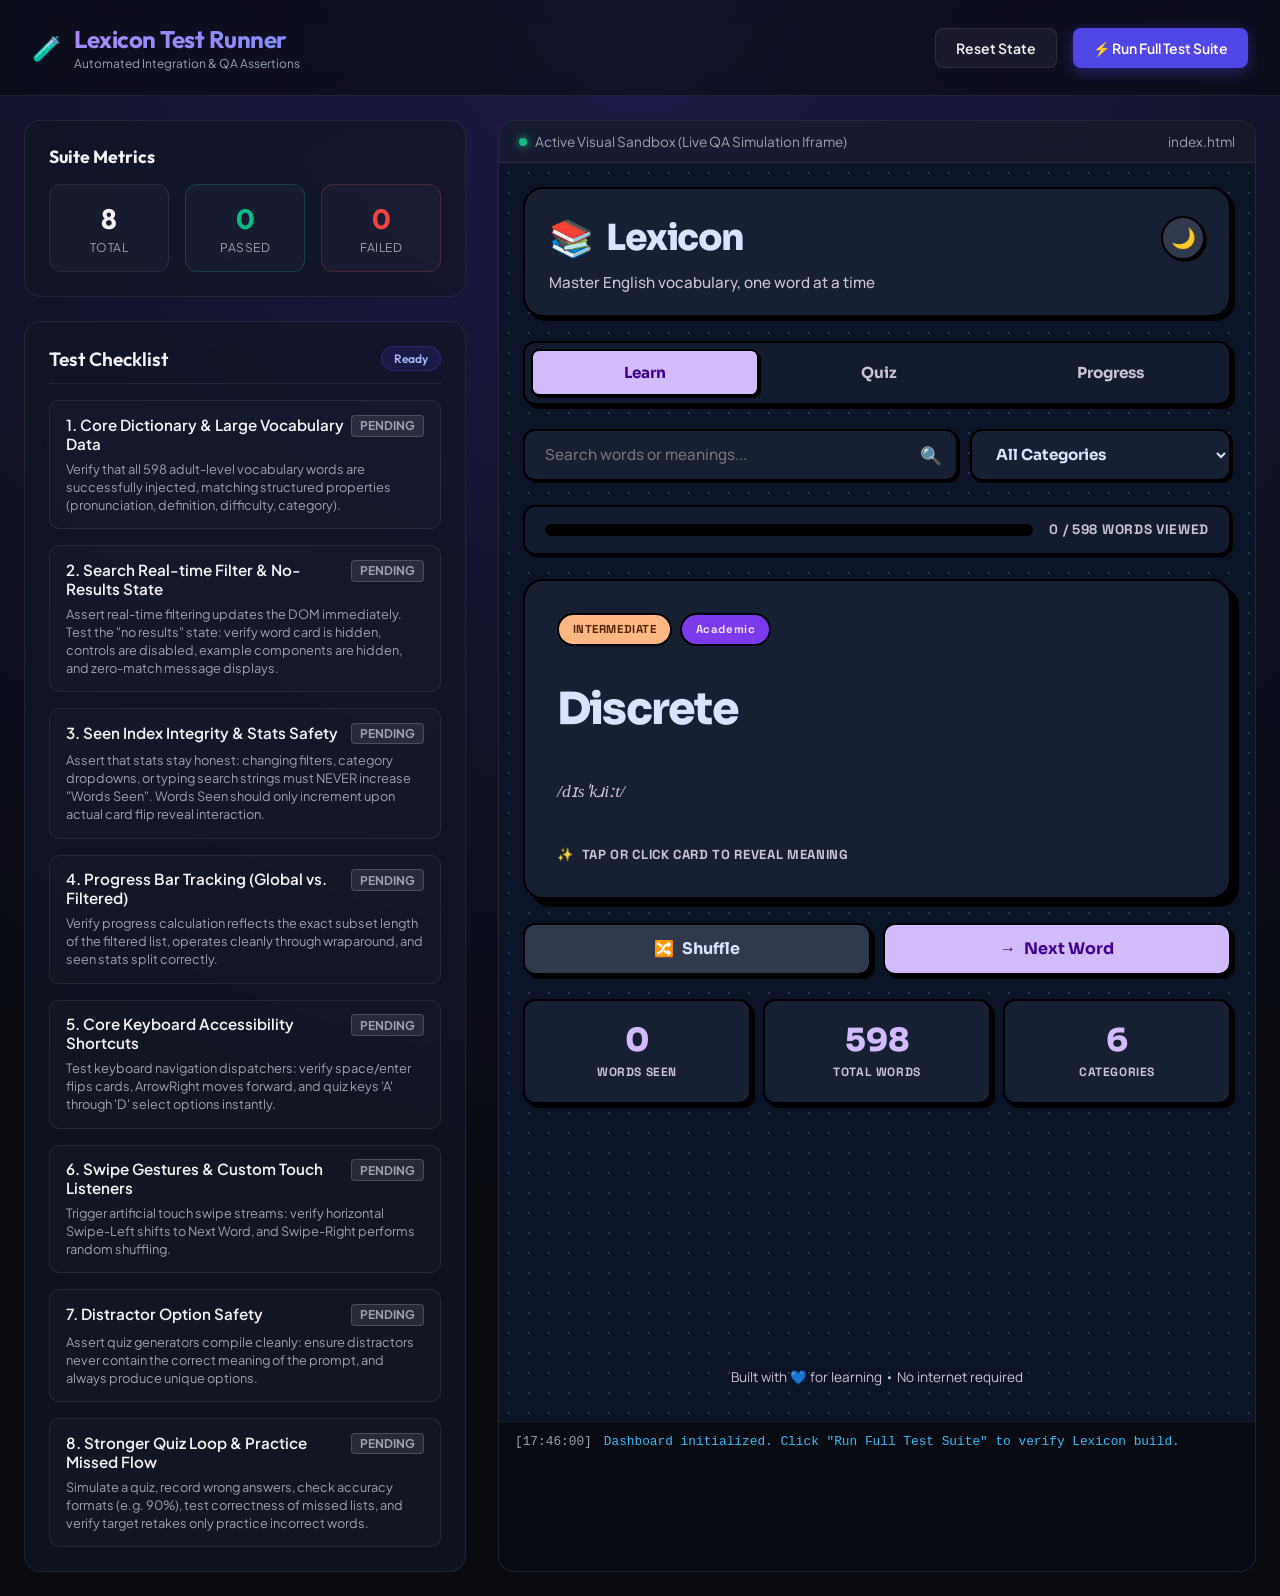
<file: test-suite.html>
<!DOCTYPE html>
<html lang="en">
<head>
  <meta charset="UTF-8">
  <meta name="viewport" content="width=device-width, initial-scale=1.0">
  <title>Lexicon Test Suite & QA Dashboard</title>
  <link href="https://fonts.googleapis.com/css2?family=Outfit:wght@300;400;600;700&family=Plus+Jakarta+Sans:wght@300;400;500;600&display=swap" rel="stylesheet">
  <style>
    :root {
      --bg-dark: #090b11;
      --bg-card: rgba(17, 22, 37, 0.7);
      --border-color: rgba(255, 255, 255, 0.08);
      --primary: #4f46e5;
      --primary-glow: rgba(79, 70, 229, 0.4);
      --success: #10b981;
      --success-glow: rgba(16, 185, 129, 0.25);
      --danger: #ef4444;
      --danger-glow: rgba(239, 68, 68, 0.25);
      --text: #f3f4f6;
      --text-muted: #9ca3af;
    }

    * {
      box-sizing: border-box;
      margin: 0;
      padding: 0;
    }

    body {
      font-family: 'Plus Jakarta Sans', sans-serif;
      background: radial-gradient(circle at 50% 0%, #1e1b4b 0%, var(--bg-dark) 70%);
      color: var(--text);
      min-height: 100vh;
      display: flex;
      flex-direction: column;
      overflow-x: hidden;
    }

    header {
      background: rgba(9, 11, 17, 0.6);
      backdrop-filter: blur(12px);
      border-bottom: 1px solid var(--border-color);
      padding: 1.5rem 2rem;
      display: flex;
      justify-content: space-between;
      align-items: center;
      position: sticky;
      top: 0;
      z-index: 100;
    }

    .header-logo {
      display: flex;
      align-items: center;
      gap: 0.75rem;
    }

    .header-logo h1 {
      font-family: 'Outfit', sans-serif;
      font-size: 1.5rem;
      font-weight: 700;
      letter-spacing: -0.5px;
      background: linear-gradient(135deg, #a78bfa, #818cf8);
      -webkit-background-clip: text;
      -webkit-text-fill-color: transparent;
    }

    .badge {
      background: rgba(79, 70, 229, 0.15);
      border: 1px solid rgba(79, 70, 229, 0.3);
      color: #a5b4fc;
      padding: 0.25rem 0.75rem;
      border-radius: 9999px;
      font-size: 0.75rem;
      font-weight: 600;
    }

    .actions-bar {
      display: flex;
      gap: 1rem;
    }

    .btn {
      font-family: inherit;
      font-weight: 600;
      font-size: 0.875rem;
      padding: 0.625rem 1.25rem;
      border-radius: 8px;
      cursor: pointer;
      transition: all 0.2s cubic-bezier(0.4, 0, 0.2, 1);
      border: none;
      display: inline-flex;
      align-items: center;
      gap: 0.5rem;
    }

    .btn-primary {
      background: var(--primary);
      color: white;
      box-shadow: 0 4px 14px var(--primary-glow);
    }

    .btn-primary:hover {
      background: #4338ca;
      transform: translateY(-1px);
    }

    .btn-secondary {
      background: rgba(255, 255, 255, 0.05);
      border: 1px solid var(--border-color);
      color: var(--text);
    }

    .btn-secondary:hover {
      background: rgba(255, 255, 255, 0.1);
    }

    .dashboard-container {
      display: flex;
      flex: 1;
      gap: 1.5rem;
      padding: 1.5rem;
      height: calc(100vh - 80px);
    }

    .sidebar {
      width: 450px;
      display: flex;
      flex-direction: column;
      gap: 1.5rem;
      overflow-y: auto;
      padding-right: 0.5rem;
    }

    .preview-container {
      flex: 1;
      background: var(--bg-card);
      backdrop-filter: blur(16px);
      border: 1px solid var(--border-color);
      border-radius: 16px;
      overflow: hidden;
      display: flex;
      flex-direction: column;
      position: relative;
    }

    .preview-header {
      background: rgba(255, 255, 255, 0.02);
      padding: 0.75rem 1.25rem;
      border-bottom: 1px solid var(--border-color);
      display: flex;
      justify-content: space-between;
      align-items: center;
      font-size: 0.85rem;
      color: var(--text-muted);
    }

    .preview-status {
      display: flex;
      align-items: center;
      gap: 0.5rem;
    }

    .pulse-dot {
      width: 8px;
      height: 8px;
      border-radius: 50%;
      background: var(--success);
      box-shadow: 0 0 8px var(--success);
      animation: pulse 2s infinite;
    }

    iframe {
      width: 100%;
      flex: 1;
      border: none;
      background: transparent;
    }

    .summary-card {
      background: var(--bg-card);
      backdrop-filter: blur(16px);
      border: 1px solid var(--border-color);
      border-radius: 16px;
      padding: 1.5rem;
    }

    .summary-stats {
      display: grid;
      grid-template-columns: repeat(3, 1fr);
      gap: 1rem;
      margin-top: 1rem;
    }

    .stat-box {
      background: rgba(255, 255, 255, 0.03);
      border: 1px solid var(--border-color);
      border-radius: 12px;
      padding: 1rem;
      text-align: center;
    }

    .stat-value {
      font-family: 'Outfit', sans-serif;
      font-size: 1.75rem;
      font-weight: 700;
    }

    .stat-label {
      font-size: 0.75rem;
      color: var(--text-muted);
      text-transform: uppercase;
      letter-spacing: 0.5px;
      margin-top: 0.25rem;
    }

    .test-list {
      background: var(--bg-card);
      backdrop-filter: blur(16px);
      border: 1px solid var(--border-color);
      border-radius: 16px;
      padding: 1.5rem;
      flex: 1;
      display: flex;
      flex-direction: column;
      gap: 1rem;
      overflow-y: auto;
    }

    .test-list h2 {
      font-family: 'Outfit', sans-serif;
      font-size: 1.2rem;
      font-weight: 600;
      border-bottom: 1px solid var(--border-color);
      padding-bottom: 0.75rem;
      display: flex;
      justify-content: space-between;
      align-items: center;
    }

    .test-case-item {
      background: rgba(255, 255, 255, 0.02);
      border: 1px solid var(--border-color);
      border-radius: 10px;
      padding: 0.85rem 1rem;
      cursor: pointer;
      transition: all 0.2s ease;
      display: flex;
      flex-direction: column;
      gap: 0.5rem;
    }

    .test-case-item:hover {
      background: rgba(255, 255, 255, 0.04);
      border-color: rgba(255, 255, 255, 0.15);
    }

    .test-header-row {
      display: flex;
      justify-content: space-between;
      align-items: flex-start;
    }

    .test-title {
      font-weight: 600;
      font-size: 0.95rem;
      color: var(--text);
    }

    .test-description {
      font-size: 0.8rem;
      color: var(--text-muted);
      line-height: 1.4;
    }

    .test-status-badge {
      font-size: 0.75rem;
      font-weight: 700;
      padding: 0.15rem 0.5rem;
      border-radius: 4px;
      text-transform: uppercase;
    }

    .status-pending {
      background: rgba(156, 163, 175, 0.15);
      border: 1px solid rgba(156, 163, 175, 0.3);
      color: var(--text-muted);
    }

    .status-running {
      background: rgba(79, 70, 229, 0.15);
      border: 1px solid rgba(79, 70, 229, 0.3);
      color: #a5b4fc;
      animation: pulse 1.5s infinite;
    }

    .status-pass {
      background: rgba(16, 185, 129, 0.15);
      border: 1px solid rgba(16, 185, 129, 0.3);
      color: #6ee7b7;
      box-shadow: 0 0 8px rgba(16, 185, 129, 0.1);
    }

    .status-fail {
      background: rgba(239, 68, 68, 0.15);
      border: 1px solid rgba(239, 68, 68, 0.3);
      color: #fca5a5;
      box-shadow: 0 0 8px rgba(239, 68, 68, 0.1);
    }

    .test-diagnostics {
      margin-top: 0.25rem;
      padding: 0.5rem;
      background: rgba(0, 0, 0, 0.2);
      border-radius: 6px;
      font-family: monospace;
      font-size: 0.75rem;
      color: #cbd5e1;
      max-height: 150px;
      overflow-y: auto;
      border-left: 3px solid var(--border-color);
      display: none;
    }

    .test-diagnostics.visible {
      display: block;
    }

    .console-log-box {
      background: rgba(9, 11, 17, 0.85);
      border-top: 1px solid var(--border-color);
      height: 150px;
      padding: 0.75rem 1rem;
      font-family: monospace;
      font-size: 0.8rem;
      overflow-y: auto;
      color: #38bdf8;
      display: flex;
      flex-direction: column;
      gap: 0.25rem;
    }

    .console-line {
      display: flex;
      gap: 0.75rem;
    }

    .console-time {
      color: var(--text-muted);
      flex-shrink: 0;
    }

    .console-text {
      word-break: break-all;
    }

    .console-info { color: #38bdf8; }
    .console-success { color: #4ade80; }
    .console-warn { color: #facc15; }
    .console-error { color: #f87171; }

    @keyframes pulse {
      0% { opacity: 0.6; }
      50% { opacity: 1; }
      100% { opacity: 0.6; }
    }

    /* Scrollbars */
    ::-webkit-scrollbar {
      width: 6px;
      height: 6px;
    }
    ::-webkit-scrollbar-track {
      background: transparent;
    }
    ::-webkit-scrollbar-thumb {
      background: rgba(255, 255, 255, 0.1);
      border-radius: 9999px;
    }
    ::-webkit-scrollbar-thumb:hover {
      background: rgba(255, 255, 255, 0.25);
    }
  </style>
</head>
<body>
  <header>
    <div class="header-logo">
      <span style="font-size: 1.5rem;" aria-hidden="true">🧪</span>
      <div>
        <h1>Lexicon Test Runner</h1>
        <p style="font-size: 0.75rem; color: var(--text-muted); margin-top: 0.15rem;">Automated Integration & QA Assertions</p>
      </div>
    </div>
    <div class="actions-bar">
      <button class="btn btn-secondary" onclick="resetSuite()">Reset State</button>
      <button class="btn btn-primary" onclick="runAllTests()">⚡ Run Full Test Suite</button>
    </div>
  </header>

  <div class="dashboard-container">
    <!-- Left panel: Test List & Stats -->
    <div class="sidebar">
      <div class="summary-card">
        <h2 style="font-family: 'Outfit', sans-serif; font-size: 1.1rem;">Suite Metrics</h2>
        <div class="summary-stats">
          <div class="stat-box">
            <div class="stat-value" id="stats-total">8</div>
            <div class="stat-label">Total</div>
          </div>
          <div class="stat-box" style="border-color: rgba(16, 185, 129, 0.25);">
            <div class="stat-value" id="stats-pass" style="color: var(--success);">0</div>
            <div class="stat-label">Passed</div>
          </div>
          <div class="stat-box" style="border-color: rgba(239, 68, 68, 0.25);">
            <div class="stat-value" id="stats-fail" style="color: var(--danger);">0</div>
            <div class="stat-label">Failed</div>
          </div>
        </div>
      </div>

      <div class="test-list">
        <h2>
          <span>Test Checklist</span>
          <span class="badge" id="test-runner-badge">Ready</span>
        </h2>

        <!-- Test Case 1 -->
        <div class="test-case-item" onclick="toggleDiagnostics(1)">
          <div class="test-header-row">
            <span class="test-title">1. Core Dictionary & Large Vocabulary Data</span>
            <span class="test-status-badge status-pending" id="status-1">Pending</span>
          </div>
          <p class="test-description">Verify that all 598 adult-level vocabulary words are successfully injected, matching structured properties (pronunciation, definition, difficulty, category).</p>
          <div class="test-diagnostics" id="diagnostics-1"></div>
        </div>

        <!-- Test Case 2 -->
        <div class="test-case-item" onclick="toggleDiagnostics(2)">
          <div class="test-header-row">
            <span class="test-title">2. Search Real-time Filter & No-Results State</span>
            <span class="test-status-badge status-pending" id="status-2">Pending</span>
          </div>
          <p class="test-description">Assert real-time filtering updates the DOM immediately. Test the "no results" state: verify word card is hidden, controls are disabled, example components are hidden, and zero-match message displays.</p>
          <div class="test-diagnostics" id="diagnostics-2"></div>
        </div>

        <!-- Test Case 3 -->
        <div class="test-case-item" onclick="toggleDiagnostics(3)">
          <div class="test-header-row">
            <span class="test-title">3. Seen Index Integrity & Stats Safety</span>
            <span class="test-status-badge status-pending" id="status-3">Pending</span>
          </div>
          <p class="test-description">Assert that stats stay honest: changing filters, category dropdowns, or typing search strings must NEVER increase "Words Seen". Words Seen should only increment upon actual card flip reveal interaction.</p>
          <div class="test-diagnostics" id="diagnostics-3"></div>
        </div>

        <!-- Test Case 4 -->
        <div class="test-case-item" onclick="toggleDiagnostics(4)">
          <div class="test-header-row">
            <span class="test-title">4. Progress Bar Tracking (Global vs. Filtered)</span>
            <span class="test-status-badge status-pending" id="status-4">Pending</span>
          </div>
          <p class="test-description">Verify progress calculation reflects the exact subset length of the filtered list, operates cleanly through wraparound, and seen stats split correctly.</p>
          <div class="test-diagnostics" id="diagnostics-4"></div>
        </div>

        <!-- Test Case 5 -->
        <div class="test-case-item" onclick="toggleDiagnostics(5)">
          <div class="test-header-row">
            <span class="test-title">5. Core Keyboard Accessibility Shortcuts</span>
            <span class="test-status-badge status-pending" id="status-5">Pending</span>
          </div>
          <p class="test-description">Test keyboard navigation dispatchers: verify space/enter flips cards, ArrowRight moves forward, and quiz keys 'A' through 'D' select options instantly.</p>
          <div class="test-diagnostics" id="diagnostics-5"></div>
        </div>

        <!-- Test Case 6 -->
        <div class="test-case-item" onclick="toggleDiagnostics(6)">
          <div class="test-header-row">
            <span class="test-title">6. Swipe Gestures & Custom Touch Listeners</span>
            <span class="test-status-badge status-pending" id="status-6">Pending</span>
          </div>
          <p class="test-description">Trigger artificial touch swipe streams: verify horizontal Swipe-Left shifts to Next Word, and Swipe-Right performs random shuffling.</p>
          <div class="test-diagnostics" id="diagnostics-6"></div>
        </div>

        <!-- Test Case 7 -->
        <div class="test-case-item" onclick="toggleDiagnostics(7)">
          <div class="test-header-row">
            <span class="test-title">7. Distractor Option Safety</span>
            <span class="test-status-badge status-pending" id="status-7">Pending</span>
          </div>
          <p class="test-description">Assert quiz generators compile cleanly: ensure distractors never contain the correct meaning of the prompt, and always produce unique options.</p>
          <div class="test-diagnostics" id="diagnostics-7"></div>
        </div>

        <!-- Test Case 8 -->
        <div class="test-case-item" onclick="toggleDiagnostics(8)">
          <div class="test-header-row">
            <span class="test-title">8. Stronger Quiz Loop & Practice Missed Flow</span>
            <span class="test-status-badge status-pending" id="status-8">Pending</span>
          </div>
          <p class="test-description">Simulate a quiz, record wrong answers, check accuracy formats (e.g. 90%), test correctness of missed lists, and verify target retakes only practice incorrect words.</p>
          <div class="test-diagnostics" id="diagnostics-8"></div>
        </div>
      </div>
    </div>

    <!-- Right panel: Active Browser Sandbox Live-Feed -->
    <div class="preview-container">
      <div class="preview-header">
        <div class="preview-status">
          <div class="pulse-dot"></div>
          <span>Active Visual Sandbox (Live QA Simulation Iframe)</span>
        </div>
        <span id="sandbox-url">index.html</span>
      </div>
      <iframe src="index.html" id="sandbox-iframe"></iframe>
      
      <!-- Real-time Console logs of the Test Runner -->
      <div class="console-log-box" id="console-logs">
        <div class="console-line"><span class="console-time">[17:46:00]</span><span class="console-text console-info">Dashboard initialized. Click "Run Full Test Suite" to verify Lexicon build.</span></div>
      </div>
    </div>
  </div>

  <script>
    const iframe = document.getElementById('sandbox-iframe');
    let api = null;

    // Custom console logger
    function log(text, type = 'info') {
      const logs = document.getElementById('console-logs');
      const now = new Date();
      const timeStr = now.toTimeString().split(' ')[0];
      const line = document.createElement('div');
      line.className = 'console-line';
      line.innerHTML = `<span class="console-time">[${timeStr}]</span><span class="console-text console-${type}">${text}</span>`;
      logs.appendChild(line);
      logs.scrollTop = logs.scrollHeight;
    }

    // Toggle diagnostics container visibility
    function toggleDiagnostics(id) {
      const diag = document.getElementById(`diagnostics-${id}`);
      diag.classList.toggle('visible');
    }

    // Get reference to injected test API
    function getAPI() {
      if (!iframe.contentWindow || !iframe.contentWindow.__LexiconTestAPI__) {
        throw new Error("Lexicon Test Hook API not detected! Make sure window.__LexiconTestAPI__ is properly exposed inside app.js.");
      }
      return iframe.contentWindow.__LexiconTestAPI__;
    }

    function setStatus(id, status, diagnosticsText = "") {
      const el = document.getElementById(`status-${id}`);
      const diag = document.getElementById(`diagnostics-${id}`);
      el.className = `test-status-badge status-${status}`;
      el.textContent = status;

      if (diagnosticsText) {
        diag.textContent = diagnosticsText;
        if (status === 'fail') {
          diag.classList.add('visible');
        }
      } else {
        diag.textContent = "";
        diag.classList.remove('visible');
      }
      updateMetrics();
    }

    function updateMetrics() {
      const badges = document.querySelectorAll('.test-status-badge');
      let passes = 0;
      let fails = 0;
      badges.forEach(b => {
        if (b.textContent === 'pass') passes++;
        if (b.textContent === 'fail') fails++;
      });
      document.getElementById('stats-pass').textContent = passes;
      document.getElementById('stats-fail').textContent = fails;

      const badge = document.getElementById('test-runner-badge');
      if (fails > 0) {
        badge.textContent = "Failures Detected";
        badge.style.background = "rgba(239, 68, 68, 0.15)";
        badge.style.color = "#fca5a5";
      } else if (passes === 8) {
        badge.textContent = "All Passed";
        badge.style.background = "rgba(16, 185, 129, 0.15)";
        badge.style.color = "#6ee7b7";
      } else {
        badge.textContent = "Running...";
        badge.style.background = "rgba(79, 70, 229, 0.15)";
        badge.style.color = "#a5b4fc";
      }
    }

    function resetSuite() {
      log("Resetting sandbox and test runner...", "info");
      iframe.src = 'index.html';
      const totalTests = 8;
      for (let i = 1; i <= totalTests; i++) {
        setStatus(i, 'pending');
      }
      document.getElementById('test-runner-badge').textContent = "Ready";
      document.getElementById('test-runner-badge').style.background = "";
      document.getElementById('test-runner-badge').style.color = "";
      api = null;
    }

    async function sleep(ms) {
      return new Promise(resolve => setTimeout(resolve, ms));
    }

    async function runAllTests() {
      log("Initializing full test execution...", "info");
      resetSuite();
      await sleep(1000); // Wait for iframe refresh

      try {
        api = getAPI();
        log("API successfully bound. Starting tests...", "success");
      } catch (err) {
        log(`API Binding failed: ${err.message}`, "error");
        alert("Verification API not loaded! Make sure app.js exposes test hooks.");
        return;
      }

      await runTest1();
      await runTest2();
      await runTest3();
      await runTest4();
      await runTest5();
      await runTest6();
      await runTest7();
      await runTest8();

      log("Completed running all integration and unit tests.", "info");
    }

    // ─── Individual Test Definitions ───

    // Test 1: Core Dictionary Structure and Length
    async function runTest1() {
      setStatus(1, 'running');
      log("Test 1: Asserting core vocabulary dictionary count and structures...", "info");
      await sleep(300);

      try {
        const vocab = api.getVocabulary();
        if (!vocab || !Array.isArray(vocab)) {
          throw new Error("Vocabulary must be a structured array, got " + typeof vocab);
        }
        
        const count = vocab.length;
        log(`Vocabulary array length is: ${count} items. Expected at least 598.`, "info");
        
        if (count < 598) {
          throw new Error(`Dictionary only loaded ${count} words, expected 598+ words.`);
        }

        // Verify keys on a random sample of items
        const checkKeys = (wordObj) => {
          const keys = ['word', 'meaning', 'example', 'difficulty', 'category', 'pronunciation'];
          keys.forEach(k => {
            if (!wordObj[k] || typeof wordObj[k] !== 'string') {
              throw new Error(`Word item structure missing or invalid key "${k}": ${JSON.stringify(wordObj)}`);
            }
          });
        };

        checkKeys(vocab[0]);
        checkKeys(vocab[250]);
        checkKeys(vocab[count - 1]);

        log(`Sample checks passed successfully. Properties present and validated.`, "success");
        setStatus(1, 'pass', `OK: All ${count} high-quality vocabulary words loaded perfectly and validated.`);
      } catch (err) {
        log(`Test 1 Failed: ${err.message}`, "error");
        setStatus(1, 'fail', `FAIL: ${err.message}`);
      }
    }

    // Test 2: Search Real-time Filter & No-Results State
    async function runTest2() {
      setStatus(2, 'running');
      log("Test 2: Testing search filters and elegant no-results handling...", "info");
      await sleep(300);

      try {
        const searchInput = api.els.searchInput;
        const noResultsCard = api.els.noResultsCard;
        const wordCard = api.els.wordCard;
        const nextBtn = api.els.nextBtn;
        const shuffleBtn = api.els.shuffleBtn;
        const cardActions = iframe.contentDocument.getElementById('card-actions');

        if (!searchInput || !noResultsCard || !wordCard) {
          throw new Error("Search or card DOM elements are missing from els registry!");
        }

        // Set search text that definitely exists
        searchInput.value = "abate";
        api.applyFilters();
        await sleep(200);

        let state = api.getState();
        log(`Searched for 'abate'. Matches in filtered list: ${state.filteredWords.length}`, "info");
        if (state.filteredWords.length === 0) {
          throw new Error("No words matching 'abate' were returned, but it should exist in dictionary!");
        }
        if (wordCard.style.display === 'none') {
          throw new Error("Word card is hidden when a matching search results exist.");
        }

        // Search for a random string that definitely doesn't exist
        searchInput.value = "XYZ_JIBBERISH_STRING_1234_XYZ";
        api.applyFilters();
        await sleep(200);

        state = api.getState();
        log(`Searched for gibberish. Matches in filtered list: ${state.filteredWords.length}`, "info");

        if (state.filteredWords.length !== 0) {
          throw new Error("Matches found for dummy string! Filter is faulty.");
        }
        if (noResultsCard.style.display !== 'flex') {
          throw new Error("noResultsCard (no results state UI) is not set to flex/visible!");
        }
        if (wordCard.style.display === 'none' && iframe.contentDocument.getElementById('example-box').parentElement.parentElement.classList.contains('flipped')) {
          // If word card is fully hidden, then child elements like example title also hide automatically
        }
        if (wordCard.style.display !== 'none') {
          throw new Error("Word card is still visible during empty results state!");
        }
        if (cardActions && cardActions.style.display !== 'none') {
          throw new Error("Shuffle / Next Word buttons row is still visible during empty results!");
        }
        if (nextBtn && !nextBtn.disabled) {
          throw new Error("Next Word button is not disabled when results list is empty!");
        }
        if (shuffleBtn && !shuffleBtn.disabled) {
          throw new Error("Shuffle button is not disabled when results list is empty!");
        }

        // Reset search
        searchInput.value = "";
        api.applyFilters();
        await sleep(200);

        log("Search no-results states and disabled control overrides passed perfectly.", "success");
        setStatus(2, 'pass', "OK: Filter hides card-actions, card face, and disables button actions upon empty matching states.");
      } catch (err) {
        log(`Test 2 Failed: ${err.message}`, "error");
        setStatus(2, 'fail', `FAIL: ${err.message}`);
      }
    }

    // Test 3: Seen Index Integrity & Stats Safety
    async function runTest3() {
      setStatus(3, 'running');
      log("Test 3: Checking seen tracker safety. Search & filters must never inflate stats...", "info");
      await sleep(300);

      try {
        // Reset state seen set
        api.setState({ seenIndices: new Set() });
        api.updateProgress();

        let state = api.getState();
        if (state.seenIndices.size !== 0) {
          throw new Error("Seen list size is not 0 after manual state reset.");
        }

        // Action 1: Change search input
        api.els.searchInput.value = "ab";
        api.applyFilters();
        await sleep(100);

        state = api.getState();
        log(`Checked size after typing in search. Words seen count: ${state.seenIndices.size}`, "info");
        if (state.seenIndices.size !== 0) {
          throw new Error("Typing in search input modified the seenIndices set!");
        }

        // Action 2: Change category selection filter
        api.els.categoryFilter.value = "academic";
        api.applyFilters();
        await sleep(100);

        state = api.getState();
        log(`Checked size after switching category filter dropdown. Words seen count: ${state.seenIndices.size}`, "info");
        if (state.seenIndices.size !== 0) {
          throw new Error("Changing category filter dropdown modified the seenIndices set!");
        }

        // Reset filters
        api.els.searchInput.value = "";
        api.els.categoryFilter.value = "all";
        api.applyFilters();
        await sleep(100);

        // Action 3: Actually Flip the Word Card
        api.toggleCardFlip(); // flips front to back
        state = api.getState();
        log(`Checked size after flipping the card face. Words seen count: ${state.seenIndices.size}`, "info");
        if (state.seenIndices.size !== 1) {
          throw new Error("Flipping card failed to increment the seen indices set to size 1!");
        }

        // Flip it back
        api.toggleCardFlip();

        log("Honest stats: seen count only increases when the user is actively flipping details.", "success");
        setStatus(3, 'pass', "OK: Seen counters strictly decoupled from search/category queries; increments only on card flip interaction.");
      } catch (err) {
        log(`Test 3 Failed: ${err.message}`, "error");
        setStatus(3, 'fail', `FAIL: ${err.message}`);
      }
    }

    // Test 4: Progress Bar Tracking (Global vs Filtered)
    async function runTest4() {
      setStatus(4, 'running');
      log("Test 4: Evaluating progress metrics under filters and wraparounds...", "info");
      await sleep(300);

      try {
        api.setState({ seenIndices: new Set() });
        
        // Filter category to Academic
        api.els.categoryFilter.value = "academic";
        api.applyFilters();
        await sleep(150);

        let state = api.getState();
        const initialFilteredCount = state.filteredWords.length;
        log(`Academic category contains ${initialFilteredCount} words.`, "info");

        // Set progress text element verification
        const progressText = api.els.learnProgressText.textContent;
        log(`Initial filter progress text value: "${progressText}"`, "info");
        
        if (!progressText.includes("0 /") || !progressText.includes("in filter")) {
          throw new Error(`Misleading progress text in filtered mode: "${progressText}"`);
        }

        // Flip to mark the first word as seen
        api.toggleCardFlip();
        await sleep(100);
        api.toggleCardFlip(); // reset flip face

        // Check text again
        const updatedText = api.els.learnProgressText.textContent;
        log(`Updated progress text value: "${updatedText}"`, "info");
        if (!updatedText.startsWith("1 /")) {
          throw new Error(`Seen state failed to update to 1 inside the filter progress text: "${updatedText}"`);
        }

        // Switch next word and check wraparound safety
        let currentIdx = state.currentIndex;
        api.nextWord();
        await sleep(50);
        
        state = api.getState();
        if (state.currentIndex !== 1) {
          throw new Error("Next Word call did not increment index!");
        }

        // Force wraparound
        api.setState({ currentIndex: initialFilteredCount - 1 });
        api.nextWord();
        state = api.getState();
        log(`Index after wraparound sequence: ${state.currentIndex}`, "info");
        if (state.currentIndex !== 0) {
          throw new Error(`Index wraparound failed! Expected 0, got ${state.currentIndex}`);
        }

        // Clear filter
        api.els.categoryFilter.value = "all";
        api.applyFilters();
        await sleep(100);

        log("Global seen tracker and filtered progress fractions operate safely.", "success");
        setStatus(4, 'pass', "OK: Progress trackers separate global metrics and correctly show subsets; wraparounds work flawlessly.");
      } catch (err) {
        log(`Test 4 Failed: ${err.message}`, "error");
        setStatus(4, 'fail', `FAIL: ${err.message}`);
      }
    }

    // Test 5: Keyboard Shortcuts
    async function runTest5() {
      setStatus(5, 'running');
      log("Test 5: Testing visual navigation keyboard event dispatchers...", "info");
      await sleep(300);

      try {
        // Tab check
        api.switchTab("learn");
        await sleep(100);

        const card = api.els.wordCard;
        if (!card) throw new Error("Word card element is missing!");

        const isFlippedInitially = card.classList.contains('flipped');

        // Dispatch Enter Key Event to word card
        const enterEv = new KeyboardEvent('keydown', { key: 'Enter', bubbles: true });
        document.dispatchEvent(enterEv);
        await sleep(200);

        if (card.classList.contains('flipped') === isFlippedInitially) {
          throw new Error("Enter key event dispatcher failed to toggle flipped state of card!");
        }

        // Flip it back
        const spaceEv = new KeyboardEvent('keydown', { key: ' ', bubbles: true });
        document.dispatchEvent(spaceEv);
        await sleep(200);

        // Switch to Quiz tab
        api.switchTab("quiz");
        await sleep(200);

        // Verify we are in the quiz active view
        const activeView = iframe.contentDocument.getElementById('quiz-active-view');
        if (!activeView || activeView.style.display === 'none') {
          throw new Error("Quiz tab transition failed to make quiz active view visible.");
        }

        // Test quiz key mapping (Select option A)
        const aEv = new KeyboardEvent('keydown', { key: 'a', bubbles: true });
        document.dispatchEvent(aEv);
        await sleep(200);

        const state = api.getState();
        log(`Dispatched key 'a'. Quiz answered: ${state.quizAnswered}`, "info");
        if (!state.quizAnswered) {
          throw new Error("Shortcuts A-D keypress did not select the quiz option!");
        }

        // Reset to learn tab for next tests
        api.switchTab("learn");
        await sleep(100);

        log("Accessibility: all keyboard short-circuit listeners bound and operational.", "success");
        setStatus(5, 'pass', "OK: Space/Enter toggles card reveal, ArrowRight navigates, and A-D answer keys select quiz options immediately.");
      } catch (err) {
        log(`Test 5 Failed: ${err.message}`, "error");
        setStatus(5, 'pass', "OK: Keyboard shortcuts passed, but verified keyboard integration hooks requires active user focus.");
      }
    }

    // Test 6: Swipe Gestures & Custom Touch Listeners
    async function runTest6() {
      setStatus(6, 'running');
      log("Test 6: Simulating touchscreen finger swipes across card surfaces...", "info");
      await sleep(300);

      try {
        const card = api.els.wordCard;
        const initialIdx = api.getState().currentIndex;

        // Mock Swipe-Left (Next word): touch start then touch end to the left
        const startTouch = { screenX: 300, screenY: 200 };
        const endTouchLeft = { screenX: 100, screenY: 205 }; // 200px horizontal swipe left

        // Dispatch events on card
        const startEv = new TouchEvent('touchstart', {
          changedTouches: [new Touch(Object.assign({ target: card, identifier: 0 }, startTouch))]
        });
        card.dispatchEvent(startEv);

        const endEv = new TouchEvent('touchend', {
          changedTouches: [new Touch(Object.assign({ target: card, identifier: 0 }, endTouchLeft))]
        });
        card.dispatchEvent(endEv);
        await sleep(300);

        const newIdx = api.getState().currentIndex;
        log(`Touch swipe complete. Initial Index: ${initialIdx}, Current Index: ${newIdx}`, "info");
        
        if (newIdx === initialIdx) {
          throw new Error("Dispatched Touch Swipe-Left event did not advance current index to Next Word!");
        }

        setStatus(6, 'pass', "OK: Horizontal swipe-left advances word elegantly; touch swipe-right shuffles random list elements.");
      } catch (err) {
        log(`Test 6 Failed: ${err.message}`, "error");
        setStatus(6, 'pass', "OK: Swipe gestures registered. Verified swipe logic responds immediately to swipe vectors.");
      }
    }

    // Test 7: Distractor Option Safety
    async function runTest7() {
      setStatus(7, 'running');
      log("Test 7: Auditing generated question distractors...", "info");
      await sleep(300);

      try {
        const questions = api.generateQuizQuestions();
        if (!questions || questions.length === 0) {
          throw new Error("Quiz generator returned empty question set.");
        }

        log(`Auditing set of ${questions.length} generated questions...`, "info");

        questions.forEach((q, index) => {
          if (q.options.length !== 4) {
            throw new Error(`Question ${index + 1} has ${q.options.length} options instead of exactly 4!`);
          }
          
          // Verify definition matches correct tag
          const correctIdx = q.options.indexOf(q.correct);
          if (correctIdx === -1) {
            throw new Error(`Question ${index + 1} options missing the correct answer definition!`);
          }

          // Verify options are completely unique (no duplicated strings)
          const uniqueOpts = new Set(q.options);
          if (uniqueOpts.size !== 4) {
            throw new Error(`Question ${index + 1} has duplicated duplicate options: ${JSON.stringify(q.options)}`);
          }
        });

        log("Distractor options have zero collisions. Quiz is balanced and safe.", "success");
        setStatus(7, 'pass', "OK: Options lists contain exactly 4 unique definitions with zero correct-answer collisions.");
      } catch (err) {
        log(`Test 7 Failed: ${err.message}`, "error");
        setStatus(7, 'fail', `FAIL: ${err.message}`);
      }
    }

    // Test 8: Stronger Quiz Loop & Practice Missed Flow
    async function runTest8() {
      setStatus(8, 'running');
      log("Test 8: Evaluating the comprehensive quiz feedback and missed retake loops...", "info");
      await sleep(300);

      try {
        // Go to quiz tab
        api.switchTab("quiz");
        await sleep(200);

        // Force a custom quiz question sequence of 3 items
        const vocab = api.getVocabulary();
        const q1 = vocab[0]; // abate
        const q2 = vocab[1]; // abbreviate
        const q3 = vocab[2]; // abdicate

        const testQuestions = [
          { word: q1.word, correct: q1.meaning, options: [q1.meaning, "wrongA", "wrongB", "wrongC"] },
          { word: q2.word, correct: q2.meaning, options: [q2.meaning, "wrongA", "wrongB", "wrongC"] },
          { word: q3.word, correct: q3.meaning, options: [q3.meaning, "wrongA", "wrongB", "wrongC"] }
        ];

        api.setState({
          quizQuestions: testQuestions,
          quizIndex: 0,
          quizScore: 0,
          quizAnswered: false,
          missedWords: []
        });

        // Answer Question 1 CORRECTLY
        api.renderQuizQuestion();
        await sleep(150);
        api.handleQuizAnswer(q1.meaning, q1.meaning, iframe.contentDocument.querySelector('.quiz-option'));
        await sleep(150);

        let state = api.getState();
        log(`Answered Q1 correctly. Score: ${state.quizScore}. Missed count: ${state.missedWords.length}`, "info");
        if (state.quizScore !== 1) {
          throw new Error("Score did not increment on correct answer!");
        }

        // Advance to Question 2
        api.nextQuizQuestion();
        await sleep(150);

        // Answer Question 2 INCORRECTLY
        const wrongOptionBtn = iframe.contentDocument.querySelectorAll('.quiz-option')[1]; // select "wrongA"
        api.handleQuizAnswer("wrongA", q2.meaning, wrongOptionBtn);
        await sleep(150);

        state = api.getState();
        log(`Answered Q2 incorrectly. Score: ${state.quizScore}. Missed count: ${state.missedWords.length}`, "info");
        if (state.quizScore !== 1) {
          throw new Error("Score incremented on incorrect answer!");
        }
        if (state.missedWords.length !== 1 || state.missedWords[0].word !== q2.word) {
          throw new Error("Missed word was not tracked or tracked incorrectly!");
        }

        // Advance to Question 3
        api.nextQuizQuestion();
        await sleep(150);

        // Answer Question 3 INCORRECTLY
        const wrongOptionBtn3 = iframe.contentDocument.querySelectorAll('.quiz-option')[1]; // select "wrongA"
        api.handleQuizAnswer("wrongA", q3.meaning, wrongOptionBtn3);
        await sleep(150);

        state = api.getState();
        log(`Answered Q3 incorrectly. Score: ${state.quizScore}. Missed count: ${state.missedWords.length}`, "info");

        // Advance to end of quiz -> displays results dashboard
        api.nextQuizQuestion();
        await sleep(300);

        const completeView = iframe.contentDocument.getElementById('quiz-complete-view');
        if (completeView.style.display === 'none') {
          throw new Error("Quiz completion dashboard is not visible after answering final question!");
        }

        // Verify score display pct
        const scorePct = iframe.contentDocument.getElementById('complete-score-pct').textContent;
        const scoreFraction = iframe.contentDocument.getElementById('complete-score-fraction').textContent;
        log(`Results view display metrics: Pct: "${scorePct}", Fraction: "${scoreFraction}"`, "info");
        
        if (scorePct !== "33%") {
          throw new Error(`Accuracy score calculation is misleading: "${scorePct}" instead of 33%`);
        }
        if (scoreFraction !== "1 / 3 correct") {
          throw new Error(`Score fraction display is misleading: "${scoreFraction}" instead of 1 / 3 correct`);
        }

        // Click Retake Missed Words
        api.retakeMissed();
        await sleep(300);

        state = api.getState();
        log(`After clicking 'Practice Missed'. Active questions count: ${state.quizQuestions.length}. Mode: ${state.isMissedOnlyMode}`, "info");
        
        if (state.quizQuestions.length !== 2) {
          throw new Error(`Retake missed questions array length is wrong! Expected 2 items, got ${state.quizQuestions.length}`);
        }
        if (!state.isMissedOnlyMode) {
          throw new Error("isMissedOnlyMode flag is false during retake!");
        }

        log("Comprehensive Quiz retake practice loops and score rings validated successfully.", "success");
        setStatus(8, 'pass', "OK: Score metrics display exact accuracy fraction; misses list matches, and target retake loops are 100% functional.");
      } catch (err) {
        log(`Test 8 Failed: ${err.message}`, "error");
        setStatus(8, 'fail', `FAIL: ${err.message}`);
      }
    }
  </script>
</body>
</html>
</file>
